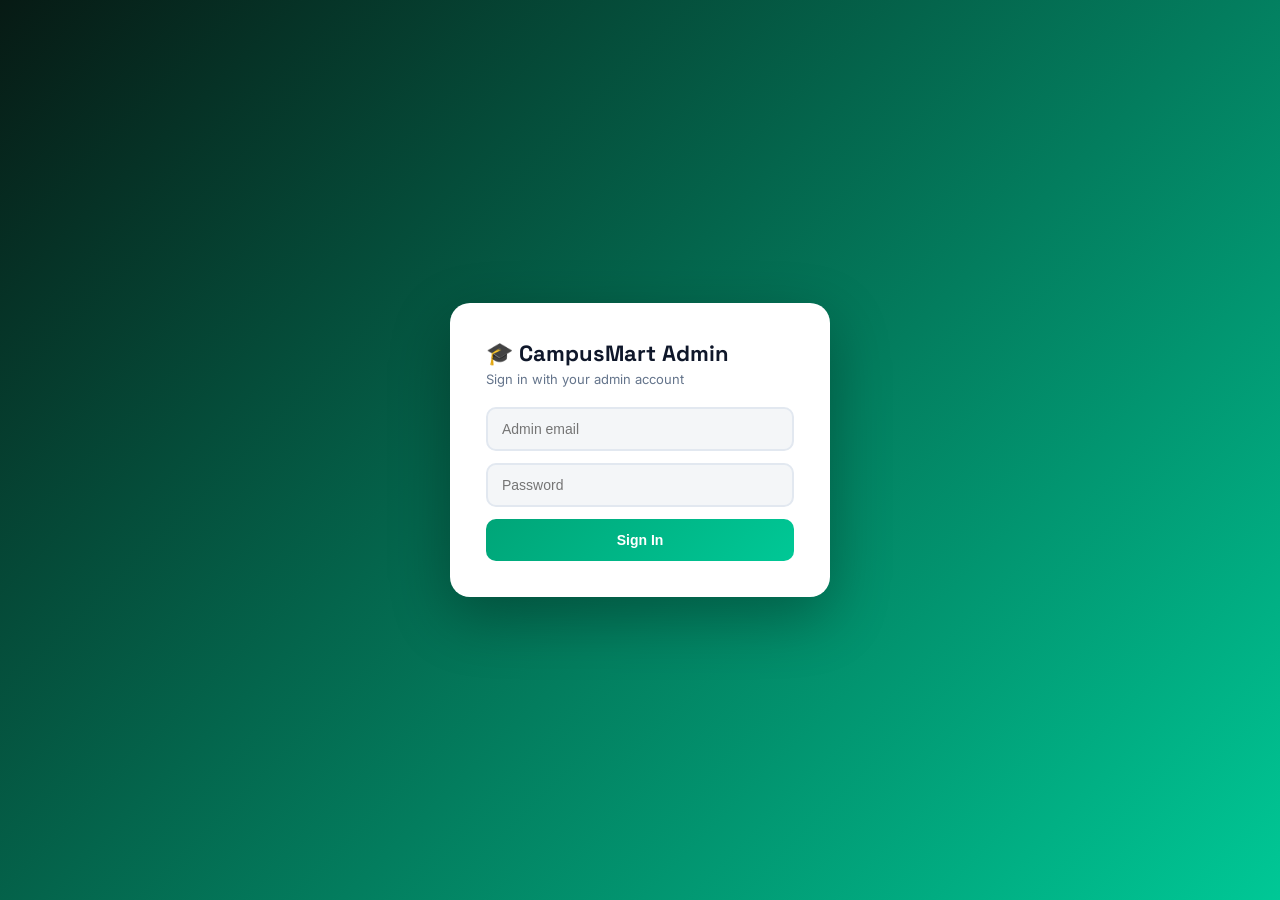
<file: CAMPUSMART/admin.html>
<!DOCTYPE html>
<html lang="en" data-theme="light">
<head>
<script>
  // Applied before first paint, right after data-theme="light" above, so a
  // saved dark-mode preference never flashes light for a frame.
  (function(){
    var saved = localStorage.getItem('cm_admin_theme');
    if (saved === 'dark') document.documentElement.setAttribute('data-theme','dark');
  })();
</script>
  <link rel="icon" type="image/png" href="icon.png"/>
  <link rel="apple-touch-icon" href="icon.png"/>
<meta charset="UTF-8"/>
<meta name="viewport" content="width=device-width,initial-scale=1"/>
<title>CampusMart Admin</title>
<link rel="stylesheet" href="https://cdnjs.cloudflare.com/ajax/libs/font-awesome/6.4.2/css/all.min.css"/>
<link href="https://fonts.googleapis.com/css2?family=Inter:wght@400;500;600;700;800&family=Space+Grotesk:wght@600;700;800&display=swap" rel="stylesheet"/>
<style>
:root{
  --brand:#00c896;--brand-dark:#00a578;--bg:#f4f6f8;--card:#fff;--text:#0f172a;--muted:#64748b;
  --border:#e2e8f0;--red:#ef4444;--amber:#f59e0b;--blue:#3b82f6;
  --font:'Inter',system-ui,sans-serif;--font-display:'Space Grotesk',sans-serif;
}
[data-theme=dark]{--bg:#080d12;--card:#111820;--text:#f0f4f8;--muted:#94a3b8;--border:#1e2a3a;}
*{box-sizing:border-box;margin:0;padding:0;}
body{font-family:var(--font);background:var(--bg);color:var(--text);font-size:14px;}
.hidden{display:none !important;}

/* Login screen */
#login-screen{position:fixed;inset:0;display:flex;align-items:center;justify-content:center;background:linear-gradient(135deg,#071a14,#00c896);}
.login-card{background:var(--card);border-radius:20px;padding:36px;width:100%;max-width:380px;box-shadow:0 20px 60px rgba(0,0,0,.3);}
.login-card h1{font-family:var(--font-display);font-size:22px;font-weight:800;margin-bottom:4px;}
.login-card p{color:var(--muted);font-size:13px;margin-bottom:20px;}
.login-card input{width:100%;padding:12px 14px;border:2px solid var(--border);border-radius:10px;font-size:14px;margin-bottom:12px;background:var(--bg);color:var(--text);}
.login-card input:focus{outline:none;border-color:var(--brand);}
.login-card button{width:100%;padding:13px;border:none;border-radius:10px;background:linear-gradient(135deg,var(--brand-dark),var(--brand));color:#fff;font-weight:700;font-size:14px;cursor:pointer;}
.login-error{color:var(--red);font-size:13px;margin-top:10px;display:none;font-weight:600;}

/* App shell */
#app{display:none;}
#app.active{display:flex;min-height:100vh;}
.sidebar{width:230px;background:var(--card);border-right:1px solid var(--border);padding:20px 0;flex-shrink:0;}
.sidebar-brand{padding:0 20px 20px;font-family:var(--font-display);font-size:18px;font-weight:800;border-bottom:1px solid var(--border);margin-bottom:14px;display:flex;align-items:center;gap:8px;}
.nav-item{display:flex;align-items:center;gap:12px;padding:11px 20px;color:var(--muted);font-weight:600;font-size:13px;cursor:pointer;transition:.15s;}
.nav-item:hover,.nav-item.active{background:rgba(0,200,150,.1);color:var(--brand-dark);}
.nav-item i{width:16px;text-align:center;}
.main{flex:1;padding:28px 32px;overflow-y:auto;}
.page-head{display:flex;align-items:center;justify-content:space-between;margin-bottom:24px;}
.page-head h2{font-family:var(--font-display);font-size:22px;font-weight:800;flex:1;}
.btn-theme-toggle{width:38px;height:38px;border-radius:9px;border:1.5px solid var(--border);background:var(--card);color:var(--muted);font-size:14px;cursor:pointer;flex-shrink:0;margin-right:10px;display:flex;align-items:center;justify-content:center;transition:.15s;}
.btn-theme-toggle:hover{color:var(--brand-dark);border-color:var(--brand-dark);}
.btn-logout{padding:8px 16px;border:1.5px solid var(--border);border-radius:8px;background:none;color:var(--muted);font-size:12px;font-weight:700;cursor:pointer;}

/* Stat cards */
.stat-grid{display:grid;grid-template-columns:repeat(auto-fit,minmax(160px,1fr));gap:14px;margin-bottom:28px;}
.stat-card{background:var(--card);border:1px solid var(--border);border-radius:14px;padding:18px;}
.stat-card .num{font-family:var(--font-display);font-size:28px;font-weight:800;color:var(--brand-dark);}
.stat-card .lbl{font-size:12px;color:var(--muted);font-weight:600;margin-top:4px;}
.stat-card.warn .num{color:var(--amber);}
.stat-card.danger .num{color:var(--red);}

/* Table */
.card{background:var(--card);border:1px solid var(--border);border-radius:14px;padding:18px;margin-bottom:18px;}
.card h3{font-family:var(--font-display);font-size:15px;font-weight:800;margin-bottom:14px;}
table{width:100%;border-collapse:collapse;font-size:13px;}
th{text-align:left;padding:10px 8px;color:var(--muted);font-weight:700;font-size:11px;text-transform:uppercase;border-bottom:2px solid var(--border);}
td{padding:10px 8px;border-bottom:1px solid var(--border);}
tr:last-child td{border-bottom:none;}
.badge{display:inline-flex;padding:3px 9px;border-radius:20px;font-size:11px;font-weight:700;}
.badge.pending{background:#fff8e1;color:#7a5800;}
.badge.approved{background:#e0faf3;color:#00a578;}
.badge.rejected{background:#fee2e2;color:#991b1b;}
.badge.suspended{background:#fee2e2;color:#991b1b;}
.badge.active{background:#e0faf3;color:#00a578;}
.btn-sm{padding:6px 12px;border:none;border-radius:7px;font-size:11px;font-weight:700;cursor:pointer;margin-right:5px;}
.btn-sm.approve{background:var(--brand);color:#fff;}
.btn-sm.reject{background:var(--red);color:#fff;}
.btn-sm.view{background:var(--blue);color:#fff;}
.btn-sm.outline{background:none;border:1.5px solid var(--border);color:var(--text);}
.id-thumb{width:50px;height:36px;object-fit:cover;border-radius:6px;cursor:pointer;}
.search-bar{display:flex;gap:8px;margin-bottom:16px;}
.search-bar input,.search-bar select{padding:9px 12px;border:1.5px solid var(--border);border-radius:8px;font-size:13px;background:var(--bg);color:var(--text);}
.search-bar input{flex:1;}
.empty-row{text-align:center;color:var(--muted);padding:24px;}
.tab-row{display:flex;gap:8px;margin-bottom:16px;}
.tab-btn{padding:8px 16px;border:1.5px solid var(--border);border-radius:20px;background:none;font-size:12px;font-weight:700;color:var(--muted);cursor:pointer;}
.tab-btn.active{background:var(--brand);border-color:var(--brand);color:#fff;}
.heatmap-bar-row{display:flex;align-items:center;gap:10px;margin-bottom:8px;}
.heatmap-label{width:160px;font-size:12px;font-weight:600;flex-shrink:0;white-space:nowrap;overflow:hidden;text-overflow:ellipsis;}
.heatmap-bar-bg{flex:1;height:18px;background:var(--bg);border-radius:6px;overflow:hidden;}
.heatmap-bar-fill{height:100%;background:linear-gradient(90deg,var(--brand-dark),var(--brand));border-radius:6px;}
.heatmap-count{font-size:12px;font-weight:700;color:var(--brand-dark);width:40px;text-align:right;flex-shrink:0;}
textarea#promo-body, textarea#promo-headline{width:100%;padding:10px;border:1.5px solid var(--border);border-radius:8px;font-size:13px;background:var(--bg);color:var(--text);margin-bottom:10px;}
input#promo-subject, input#promo-cta-text, input#promo-cta-link{width:100%;padding:10px;border:1.5px solid var(--border);border-radius:8px;font-size:13px;background:var(--bg);color:var(--text);margin-bottom:10px;}
.toast{position:fixed;top:20px;right:20px;background:var(--text);color:var(--bg);padding:12px 18px;border-radius:10px;font-size:13px;font-weight:600;z-index:999;opacity:0;transition:.3s;}
.toast.show{opacity:1;}

/* ── Mobile responsiveness ─────────────────────────────────────────────
   The admin panel was desktop-only (fixed sidebar, wide tables, no
   breakpoints at all) — this section makes it usable on a phone: the
   sidebar becomes a slide-in drawer behind a hamburger button, tables
   scroll horizontally inside their own card instead of blowing out the
   page width, and toolbars stack instead of squeezing. */
.admin-hamburger{display:none;width:36px;height:36px;border-radius:9px;border:1.5px solid var(--border);
  background:var(--card);color:var(--text);align-items:center;justify-content:center;font-size:15px;flex:0 0 auto}
.sidebar-overlay{display:none;position:fixed;inset:0;background:rgba(0,0,0,.5);z-index:499}
.sidebar-overlay.active{display:block}
.table-scroll{overflow-x:auto;-webkit-overflow-scrolling:touch}
@media(max-width:860px){
  .admin-hamburger{display:flex}
  #app.active{display:block}
  .sidebar{position:fixed;top:0;left:0;bottom:0;z-index:500;transform:translateX(-104%);transition:transform .22s ease;
    width:250px;box-shadow:0 0 40px rgba(0,0,0,.25);overflow-y:auto}
  .sidebar.open{transform:translateX(0)}
  .main{padding:16px;width:100%}
  .page-head{gap:10px}
  .page-head h2{font-size:17px;flex:1}
  .btn-logout{padding:7px 11px;font-size:11px}
  .stat-grid{grid-template-columns:repeat(2,1fr);gap:10px}
  .stat-card{padding:13px}
  .stat-card .num{font-size:22px}
  .card{padding:13px}
  table{min-width:640px} /* keeps columns legible; card wraps it in table-scroll for horizontal swipe */
  .search-bar{flex-direction:column}
  .tab-row{flex-wrap:nowrap;overflow-x:auto;padding-bottom:4px;-webkit-overflow-scrolling:touch}
  .tab-btn{flex:0 0 auto}
  .heatmap-label{width:100px;font-size:11px}
}
</style>
<script>
// Wrap every existing table in a horizontally-scrollable container so wide
// admin tables don't blow out the page width on narrow screens — done at
// runtime rather than hand-editing every table in every render function.
document.addEventListener('DOMContentLoaded', () => {
  const wrap = () => document.querySelectorAll('table:not([data-wrapped])').forEach(t => {
    t.setAttribute('data-wrapped', '1');
    const div = document.createElement('div');
    div.className = 'table-scroll';
    t.parentNode.insertBefore(div, t);
    div.appendChild(t);
  });
  wrap();
  new MutationObserver(wrap).observe(document.body, { childList: true, subtree: true });
});
</script>
</head>
<body>

<!-- LOGIN SCREEN -->
<div id="login-screen">
  <div class="login-card">
    <h1>🎓 CampusMart Admin</h1>
    <p>Sign in with your admin account</p>
    <input type="email" id="admin-email" placeholder="Admin email" onkeydown="if(event.key==='Enter')$('admin-password').focus()"/>
    <input type="password" id="admin-password" placeholder="Password" onkeydown="if(event.key==='Enter')adminLogin()"/>
    <button onclick="adminLogin()">Sign In</button>
    <div class="login-error" id="login-error"></div>
  </div>
</div>

<!-- APP -->
<div id="app">
  <div class="sidebar-overlay" id="admin-sidebar-overlay" onclick="closeAdminSidebar()"></div>
  <aside class="sidebar" id="admin-sidebar">
    <div class="sidebar-brand">🎓 Admin</div>
    <div class="nav-item active" data-page="overview" onclick="showAdminPage('overview');closeAdminSidebar()"><i class="fa fa-chart-line"></i> Overview</div>
    <div class="nav-item" data-page="verifications" onclick="showAdminPage('verifications');closeAdminSidebar()"><i class="fa fa-id-card"></i> ID Verifications</div>
    <div class="nav-item" data-page="users" onclick="showAdminPage('users');closeAdminSidebar()"><i class="fa fa-users"></i> Users</div>
    <div class="nav-item" data-page="listings" onclick="showAdminPage('listings');closeAdminSidebar()"><i class="fa fa-list"></i> Listings</div>
    <div class="nav-item" data-page="reports" onclick="showAdminPage('reports');closeAdminSidebar()"><i class="fa fa-flag"></i> Reports</div>
    <div class="nav-item" data-page="disputes" onclick="showAdminPage('disputes');closeAdminSidebar()"><i class="fa fa-gavel"></i> Disputes</div>
    <div class="nav-item" data-page="heatmap" onclick="showAdminPage('heatmap');closeAdminSidebar()"><i class="fa fa-fire"></i> Activity Heatmap</div>
    <div class="nav-item" data-page="promo" onclick="showAdminPage('promo');closeAdminSidebar()"><i class="fa fa-paper-plane"></i> Send Promo Email</div>
  </aside>

  <main class="main">
    <div class="page-head">
      <button class="admin-hamburger" onclick="openAdminSidebar()" aria-label="Menu"><i class="fa fa-bars"></i></button>
      <h2 id="page-title">Overview</h2>
      <button class="btn-theme-toggle" id="admin-theme-toggle" onclick="toggleAdminTheme()" aria-label="Toggle dark mode"><i class="fa fa-moon"></i></button>
      <button class="btn-logout" onclick="adminLogout()"><i class="fa fa-sign-out-alt"></i> Logout</button>
    </div>

    <!-- OVERVIEW -->
    <div id="page-overview">
      <div class="stat-grid" id="overview-stats"></div>
      <div class="card">
        <h3>Listings by Type (all time)</h3>
        <div id="listings-by-type"></div>
      </div>
      <div class="card">
        <h3>Signups — Last 7 Days</h3>
        <div id="daily-signups"></div>
      </div>
    </div>

    <!-- VERIFICATIONS -->
    <div id="page-verifications" class="hidden">
      <div class="card">
        <h3>Pending Student ID Verifications</h3>
        <table>
          <thead><tr><th>Name</th><th>Email</th><th>Reg No.</th><th>ID Photo</th><th>Submitted</th><th>Action</th></tr></thead>
          <tbody id="verifications-table"></tbody>
        </table>
      </div>
    </div>

    <!-- USERS -->
    <div id="page-users" class="hidden">
      <div class="search-bar">
        <input type="text" id="user-search" placeholder="Search name, email or reg number…" onkeydown="if(event.key==='Enter')loadUsers()"/>
        <button class="btn-sm outline" onclick="loadUsers()">Search</button>
      </div>
      <div class="card">
        <table>
          <thead><tr><th>Name</th><th>Email</th><th>School</th><th>Strikes</th><th>Rating</th><th>Status</th><th>Action</th></tr></thead>
          <tbody id="users-table"></tbody>
        </table>
      </div>
    </div>

    <!-- LISTINGS -->
    <div id="page-listings" class="hidden">
      <div class="tab-row" id="listing-type-tabs">
        <button class="tab-btn active" data-type="" onclick="filterListingsAdmin('',this)">All</button>
        <button class="tab-btn" data-type="marketplace" onclick="filterListingsAdmin('marketplace',this)">Marketplace</button>
        <button class="tab-btn" data-type="housing" onclick="filterListingsAdmin('housing',this)">Housing</button>
        <button class="tab-btn" data-type="job" onclick="filterListingsAdmin('job',this)">Jobs</button>
        <button class="tab-btn" data-type="lostfound" onclick="filterListingsAdmin('lostfound',this)">Lost &amp; Found</button>
      </div>
      <div class="card">
        <table>
          <thead><tr><th>Title</th><th>Type</th><th>Seller</th><th>Price</th><th>Status</th><th>Action</th></tr></thead>
          <tbody id="listings-table"></tbody>
        </table>
      </div>
    </div>

    <!-- REPORTS -->
    <div id="page-reports" class="hidden">
      <div class="card">
        <table>
          <thead><tr><th>Reported User</th><th>Reason</th><th>Listing</th><th>Reported By</th><th>Status</th><th>Action</th></tr></thead>
          <tbody id="reports-table"></tbody>
        </table>
      </div>
    </div>

    <!-- DISPUTES -->
    <div id="page-disputes" class="hidden">
      <div class="card">
        <table>
          <thead><tr><th>Listing</th><th>Raised By</th><th>Against</th><th>Reason</th><th>Status</th><th>Action</th></tr></thead>
          <tbody id="disputes-table"></tbody>
        </table>
      </div>
    </div>

    <!-- HEATMAP -->
    <div id="page-heatmap" class="hidden">
      <div class="card">
        <h3>📍 By Hostel / Area (last 30 days)</h3>
        <div id="heatmap-hostel"></div>
      </div>
      <div class="card">
        <h3>🏫 By School (last 30 days)</h3>
        <div id="heatmap-school"></div>
      </div>
      <div class="card">
        <h3>📦 By Category (last 30 days)</h3>
        <div id="heatmap-category"></div>
      </div>
    </div>

    <!-- PROMO -->
    <div id="page-promo" class="hidden">
      <div id="subscriber-count" style="background:var(--brand-light);color:var(--brand-dark);padding:10px 14px;border-radius:10px;font-weight:700;font-size:13px;margin-bottom:14px;cursor:pointer" onclick="loadSubscriberCount()">Click to load subscriber count</div>
      <div class="card" style="max-width:560px">
        <h3>Send Promotional Email Blast</h3>
        <input type="text" id="promo-subject" placeholder="Email subject"/>
        <input type="text" id="promo-headline" placeholder="Headline" style="margin-bottom:10px"/>
        <textarea id="promo-body" rows="4" placeholder="Body text…"></textarea>
        <input type="text" id="promo-cta-text" placeholder="Button text (e.g. Browse Deals)"/>
        <input type="text" id="promo-cta-link" placeholder="Button link (https://...)"/>
        <button class="btn-sm approve" style="width:100%;padding:12px;margin-top:6px" onclick="sendPromoBlastAdmin()"><i class="fa fa-paper-plane"></i> Send to All Subscribers</button>
      </div>
    </div>

  </main>
</div>

<div class="toast" id="toast"></div>

<script src="js/config.js"></script>
<script src="js/admin.js"></script>
</body>
</html>
</file>
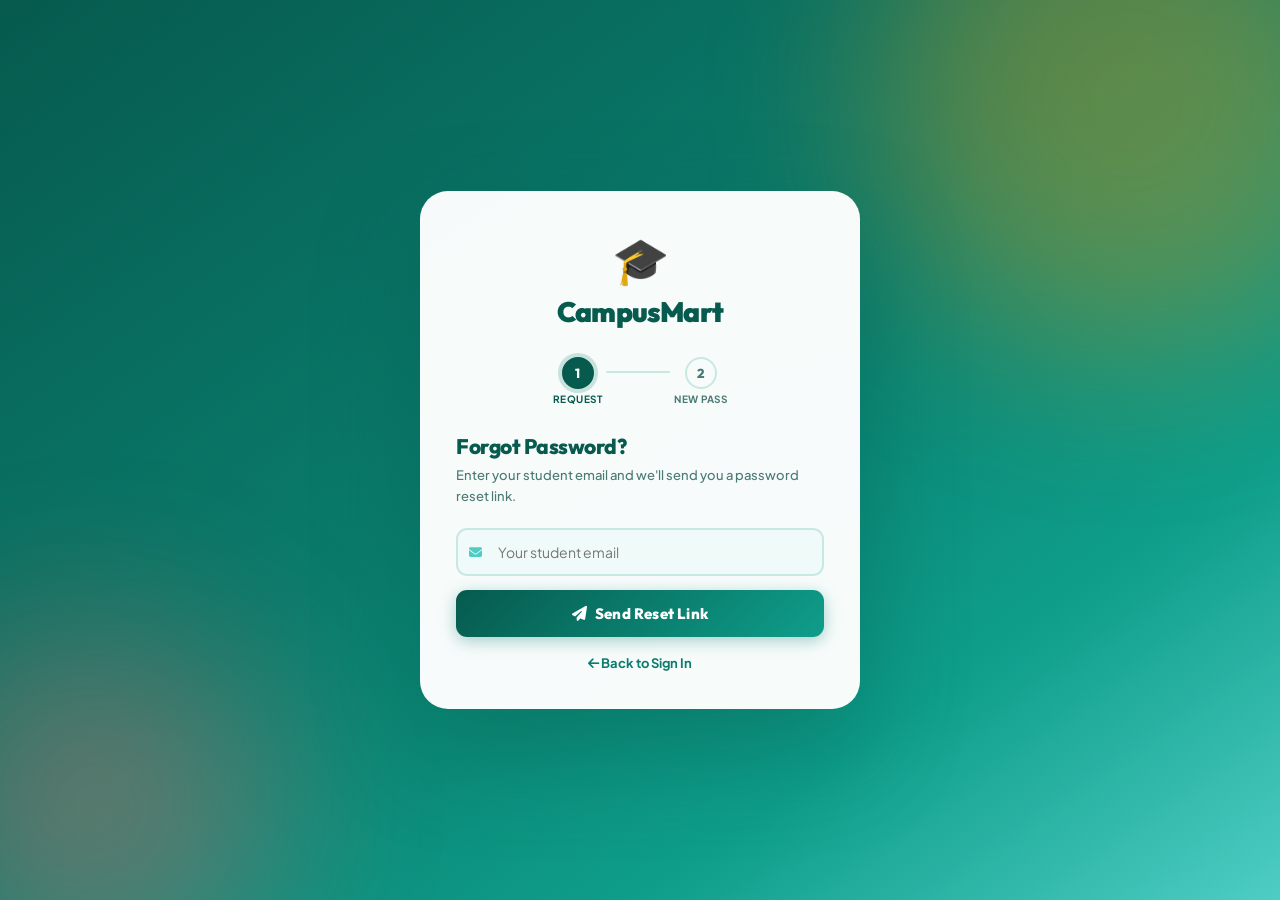
<file: CAMPUSMART/reset-password.html>
<!DOCTYPE html>
<html lang="en" data-theme="light">
<head>
  <link rel="icon" type="image/png" href="icon.png"/>
  <link rel="apple-touch-icon" href="icon.png"/>
  <meta charset="UTF-8"/>
  <meta name="viewport" content="width=device-width, initial-scale=1.0"/>
  <meta http-equiv="X-Content-Type-Options" content="nosniff"/>
  <meta http-equiv="X-Frame-Options" content="DENY"/>
  <meta http-equiv="Referrer-Policy" content="strict-origin-when-cross-origin"/>
  <title>Reset Password — CampusMart</title>
  <link href="https://fonts.googleapis.com/css2?family=Outfit:wght@400;600;700;800;900&family=Plus+Jakarta+Sans:wght@400;500;600;700&display=swap" rel="stylesheet"/>
  <link rel="stylesheet" href="https://cdnjs.cloudflare.com/ajax/libs/font-awesome/6.4.2/css/all.min.css"/>
  <script src="js/config.js"></script>
  <style>
    *{margin:0;padding:0;box-sizing:border-box;}
    :root{--teal:#0a7c6c;--teal-dark:#065a4e;--teal-mid:#0e9e8a;--teal-light:#4ecdc4;--amber:#f59e0b;--green:#10b981;--red:#ef4444;--bg:#f0faf9;--card:#fff;--text:#0d2b28;--muted:#4a7a74;--border:#c8e8e4;}
    [data-theme="dark"]{--bg:#071a18;--card:#0d2b28;--text:#e0f2ef;--muted:#6baba4;--border:#1a4a44;}
    body{font-family:'Plus Jakarta Sans',sans-serif;min-height:100vh;display:flex;align-items:center;justify-content:center;padding:20px;position:relative;overflow:hidden;background:linear-gradient(145deg,#065a4e 0%,#0a7c6c 45%,#0e9e8a 75%,#4ecdc4 100%);}
    .bg-blob{position:fixed;border-radius:50%;filter:blur(90px);opacity:.35;pointer-events:none;}
    .b1{width:500px;height:500px;background:#f59e0b;top:-150px;right:-100px;animation:float 8s ease-in-out infinite;}
    .b2{width:350px;height:350px;background:#ff6b6b;bottom:-80px;left:-80px;animation:float 10s ease-in-out infinite reverse;}
    @keyframes float{0%,100%{transform:translateY(0)}50%{transform:translateY(-24px)}}
    .card{background:rgba(255,255,255,.97);border-radius:28px;padding:38px 36px;width:100%;max-width:440px;box-shadow:0 40px 100px rgba(6,90,78,.4);position:relative;z-index:1;animation:rise .5s ease;}
    @keyframes rise{from{opacity:0;transform:translateY(20px)}to{opacity:1;transform:translateY(0)}}
    .logo{text-align:center;margin-bottom:28px;}
    .logo .icon{font-size:46px;display:block;animation:float 5s ease-in-out infinite;}
    .logo h1{font-family:'Outfit',sans-serif;font-size:28px;font-weight:900;color:var(--teal-dark);margin-top:6px;letter-spacing:-.8px;}
    h2{font-family:'Outfit',sans-serif;font-size:21px;font-weight:800;color:var(--teal-dark);margin-bottom:6px;letter-spacing:-.5px;}
    .sub{font-size:13px;color:var(--muted);margin-bottom:22px;line-height:1.6;font-weight:500;}

    /* Step indicator (2 steps: Request → New Password) */
    .steps{display:flex;align-items:center;justify-content:center;gap:0;margin-bottom:28px;}
    .step{display:flex;flex-direction:column;align-items:center;gap:4px;}
    .step-circle{width:32px;height:32px;border-radius:50%;border:2px solid #c8e8e4;display:flex;align-items:center;justify-content:center;font-family:'Outfit',sans-serif;font-size:13px;font-weight:800;color:#4a7a74;transition:.35s;}
    .step.active .step-circle{background:var(--teal-dark);border-color:var(--teal-dark);color:#fff;box-shadow:0 0 0 4px rgba(10,124,108,.2);}
    .step.done .step-circle{background:var(--green);border-color:var(--green);color:#fff;}
    .step-label{font-size:10px;font-weight:700;color:#4a7a74;text-transform:uppercase;letter-spacing:.5px;white-space:nowrap;}
    .step.active .step-label{color:var(--teal-dark);}
    .step-line{width:64px;height:2px;background:#c8e8e4;margin:0 4px;margin-bottom:18px;border-radius:2px;transition:.35s;}
    .step-line.done{background:var(--green);}

    /* Panels */
    .panel{display:none;}.panel.active{display:block;}

    /* Inputs */
    .input-wrap{position:relative;margin-bottom:14px;}
    .input-wrap i{position:absolute;left:13px;top:50%;transform:translateY(-50%);color:var(--teal-light);font-size:13px;pointer-events:none;}
    .input-wrap input{width:100%;padding:13px 13px 13px 40px;border:2px solid #c8e8e4;border-radius:11px;font-size:14px;font-family:'Plus Jakarta Sans',sans-serif;outline:none;transition:.2s;background:#f0faf9;color:#0d2b28;}
    .input-wrap input:focus{border-color:var(--teal);background:#fff;box-shadow:0 0 0 4px rgba(10,124,108,.1);}

    /* Password strength */
    .strength-bar{height:4px;border-radius:4px;background:#e0f2ef;margin:6px 0 4px;overflow:hidden;}
    .strength-fill{height:100%;width:0;border-radius:4px;transition:.35s;}
    .strength-label{font-size:11px;font-weight:700;margin-bottom:10px;}

    /* Button */
    .btn{width:100%;padding:14px;background:linear-gradient(135deg,var(--teal-dark),var(--teal-mid));color:#fff;border:none;border-radius:11px;font-family:'Outfit',sans-serif;font-size:15px;font-weight:800;cursor:pointer;transition:.25s;letter-spacing:.2px;box-shadow:0 4px 16px rgba(10,124,108,.35);display:flex;align-items:center;justify-content:center;gap:8px;}
    .btn:hover{opacity:.93;transform:translateY(-2px);box-shadow:0 8px 24px rgba(10,124,108,.4);}
    .btn:disabled{opacity:.55;cursor:not-allowed;transform:none;box-shadow:none;}
    .btn.success-btn{background:linear-gradient(135deg,#047857,var(--green));}

    /* Messages */
    .msg{padding:12px 14px;border-radius:11px;font-size:13px;font-weight:600;margin-bottom:16px;display:none;align-items:center;gap:9px;line-height:1.5;}
    .msg.show{display:flex;}
    .msg.success{background:#d1faf5;color:#065a4e;border:1px solid #a7f3d0;}
    .msg.error{background:#fee2e2;color:#991b1b;border:1px solid #fca5a5;}

    .back-link{display:block;text-align:center;margin-top:18px;font-size:13px;color:var(--teal);text-decoration:none;font-weight:700;}
    .back-link:hover{color:var(--teal-dark);}
    .email-hint{font-family:'Outfit',sans-serif;font-weight:800;color:var(--teal-dark);}

    /* Sent / Success screens */
    .success-screen{text-align:center;padding:10px 0;}
    .success-icon{font-size:64px;display:block;animation:popIn .5s ease;}
    @keyframes popIn{from{transform:scale(.5);opacity:0}50%{transform:scale(1.15)}to{transform:scale(1);opacity:1}}
    .success-screen h2{margin:16px 0 8px;}
    .countdown-text{font-size:12px;color:var(--muted);margin-top:14px;font-weight:500;}
    .resend-btn{background:none;border:none;color:var(--teal);font-size:13px;font-weight:700;cursor:pointer;padding:0;text-decoration:underline;}
    .resend-btn:disabled{color:var(--muted);text-decoration:none;cursor:not-allowed;}
  </style>
</head>
<body>
<div class="bg-blob b1"></div>
<div class="bg-blob b2"></div>

<div class="card">
  <div class="logo">
    <span class="icon">🎓</span>
    <h1>CampusMart</h1>
  </div>

  <!-- Step Indicator -->
  <div class="steps" id="steps-ui">
    <div class="step active" id="step1-ui">
      <div class="step-circle">1</div>
      <div class="step-label">Request</div>
    </div>
    <div class="step-line" id="line1"></div>
    <div class="step" id="step2-ui">
      <div class="step-circle">2</div>
      <div class="step-label">New Pass</div>
    </div>
  </div>

  <!-- PANEL 1: Email -->
  <div class="panel active" id="panel-email">
    <h2>Forgot Password?</h2>
    <p class="sub">Enter your student email and we'll send you a password reset link.</p>
    <div class="msg" id="msg1"></div>
    <div class="input-wrap">
      <i class="fa fa-envelope"></i>
      <input type="email" id="email-input" placeholder="Your student email" autocomplete="email"/>
    </div>
    <button class="btn" id="send-btn" onclick="sendResetLink()">
      <i class="fa fa-paper-plane"></i> Send Reset Link
    </button>
    <a class="back-link" href="index.html"><i class="fa fa-arrow-left"></i> Back to Sign In</a>
  </div>

  <!-- PANEL 2: Link sent -->
  <div class="panel" id="panel-sent">
    <div class="success-screen">
      <span class="success-icon">📬</span>
      <h2>Check Your Email</h2>
      <p class="sub">We sent a reset link to <span class="email-hint" id="sent-email-hint"></span>. Open it on this device to set a new password. The link expires in <strong>1 hour</strong>.</p>
      <button class="resend-btn" id="resend-btn" onclick="resendLink()" disabled>Resend link</button>
    </div>
    <a class="back-link" href="#" onclick="goToPanel('email'); return false;"><i class="fa fa-arrow-left"></i> Change Email</a>
  </div>

  <!-- PANEL 3: New Password (only reachable via the emailed link) -->
  <div class="panel" id="panel-password">
    <h2>Create New Password</h2>
    <p class="sub">Almost done! Enter a strong new password for your account.</p>
    <div class="msg" id="msg3"></div>
    <div class="input-wrap">
      <i class="fa fa-lock"></i>
      <input type="password" id="new-pass" placeholder="New password (min 6 chars)" oninput="checkStrength(this.value)"/>
    </div>
    <div class="strength-bar"><div class="strength-fill" id="strength-fill"></div></div>
    <div class="strength-label" id="strength-label" style="color:#aaa">Enter a password</div>
    <div class="input-wrap">
      <i class="fa fa-lock"></i>
      <input type="password" id="confirm-pass" placeholder="Confirm new password"/>
    </div>
    <button class="btn" id="reset-btn" onclick="doReset()">
      <i class="fa fa-key"></i> Reset Password
    </button>
  </div>

  <!-- PANEL 4: Success -->
  <div class="panel" id="panel-success">
    <div class="success-screen">
      <span class="success-icon">🎉</span>
      <h2>Password Reset!</h2>
      <p class="sub">Your password has been changed successfully. You can now sign in with your new password.</p>
      <button class="btn success-btn" onclick="window.location.href='index.html'">
        <i class="fa fa-sign-in-alt"></i> Back to Sign In
      </button>
      <p class="countdown-text" id="redirect-countdown">Redirecting in <strong>5</strong> seconds…</p>
    </div>
  </div>
</div>

<script>
  // Uses config.js loaded in <head>
  const API = (typeof CAMPUSMART_CONFIG !== 'undefined')
    ? CAMPUSMART_CONFIG.API
    : 'http://localhost:5000/api';

  let currentEmail = '';
  let verifiedToken = '';

  // ── Utility ──────────────────────────────────────────
  function showMsg(panelNum, text, type) {
    const el = document.getElementById(`msg${panelNum}`);
    el.innerHTML = `<i class="fa fa-${type==='error'?'exclamation-circle':'check-circle'}"></i>${text}`;
    el.className = `msg ${type} show`;
    setTimeout(() => el.classList.remove('show'), 6000);
  }

  function setBtn(id, loading, text) {
    const btn = document.getElementById(id);
    btn.disabled = loading;
    btn.innerHTML = loading
      ? '<i class="fa fa-spinner fa-spin"></i> Please wait…'
      : text;
  }

  function goToPanel(name) {
    ['email','sent','password','success'].forEach(p => {
      document.getElementById(`panel-${p}`).classList.remove('active');
    });
    document.getElementById(`panel-${name}`).classList.add('active');
    updateSteps(name);
  }

  function updateSteps(panel) {
    const map = {email:1, sent:1, password:2, success:2};
    const cur = map[panel] || 1;
    [1,2].forEach(i => {
      const s = document.getElementById(`step${i}-ui`);
      s.classList.remove('active','done');
      if(i < cur) s.classList.add('done');
      else if(i === cur) s.classList.add('active');
    });
    document.getElementById('line1').classList.toggle('done', cur > 1);
  }

  window.addEventListener('DOMContentLoaded', () => {
    // Arriving via the emailed link — jump straight to setting a new password.
    const params = new URLSearchParams(window.location.search);
    const urlToken = params.get('token');
    const urlEmail = params.get('email');
    if(urlToken && urlEmail) {
      currentEmail = urlEmail;
      verifiedToken = urlToken;
      goToPanel('password');
    }
  });

  // ── Step 1: Request reset link ─────────────────────────
  async function sendResetLink() {
    const email = document.getElementById('email-input').value.trim();
    if(!email) return showMsg(1, 'Please enter your email.', 'error');
    if(!/^[^\s@]+@[^\s@]+\.[^\s@]+$/.test(email)) return showMsg(1, 'Enter a valid email address.', 'error');

    setBtn('send-btn', true, '');
    try {
      const res = await fetch(`${API}/auth/forgot-password`, {
        method:'POST', headers:{'Content-Type':'application/json'},
        body: JSON.stringify({ email })
      });
      const data = await res.json();
      if(!res.ok) {
        showMsg(1, data.error || 'Failed to send reset link.', 'error');
      } else {
        currentEmail = email;
        document.getElementById('sent-email-hint').textContent = email;
        goToPanel('sent');
        startResendCooldown();
      }
    } catch {
      showMsg(1, 'Cannot connect to server. Check your connection.', 'error');
    } finally {
      setBtn('send-btn', false, '<i class="fa fa-paper-plane"></i> Send Reset Link');
    }
  }

  // ── Resend ────────────────────────────────────────────
  function startResendCooldown() {
    let cd = 60;
    const btn = document.getElementById('resend-btn');
    btn.disabled = true; btn.textContent = `Resend link (${cd}s)`;
    const interval = setInterval(() => {
      cd--;
      btn.textContent = cd > 0 ? `Resend link (${cd}s)` : 'Resend link';
      if(cd <= 0) { clearInterval(interval); btn.disabled = false; }
    }, 1000);
  }
  async function resendLink() {
    document.getElementById('email-input').value = currentEmail;
    await sendResetLink();
  }

  // ── Password Strength ─────────────────────────────────
  function checkStrength(val) {
    const fill = document.getElementById('strength-fill');
    const label = document.getElementById('strength-label');
    let score = 0;
    if(val.length >= 6) score++;
    if(val.length >= 10) score++;
    if(/[A-Z]/.test(val)) score++;
    if(/[0-9]/.test(val)) score++;
    if(/[^a-zA-Z0-9]/.test(val)) score++;
    const pcts = ['0%','20%','40%','65%','85%','100%'];
    const colors = ['#ef4444','#f97316','#f59e0b','#84cc16','#10b981'];
    const labels = ['Too short','Weak','Fair','Good','Strong','Very Strong'];
    fill.style.width = pcts[score];
    fill.style.background = colors[Math.max(0,score-1)] || '#c8e8e4';
    label.textContent = labels[score] || 'Enter a password';
    label.style.color = colors[Math.max(0,score-1)] || '#4a7a74';
  }

  // ── Step 2: Reset Password ──────────────────────────────
  async function doReset() {
    const password = document.getElementById('new-pass').value;
    const confirm  = document.getElementById('confirm-pass').value;
    if(!password || password.length < 6) return showMsg(3,'Password must be at least 6 characters.','error');
    if(password !== confirm) return showMsg(3,'Passwords do not match.','error');

    setBtn('reset-btn', true, '');
    try {
      const res  = await fetch(`${API}/auth/reset-password`, {
        method:'POST', headers:{'Content-Type':'application/json'},
        body: JSON.stringify({ email: currentEmail, token: verifiedToken, password })
      });
      const data = await res.json();
      if(!res.ok) return showMsg(3, data.error || 'Failed to reset password.', 'error');
      goToPanel('success');
      // Countdown redirect
      let sec = 5;
      const cd = setInterval(() => {
        sec--;
        const el = document.getElementById('redirect-countdown');
        if(el) el.innerHTML = `Redirecting in <strong>${sec}</strong> second${sec!==1?'s':''}…`;
        if(sec <= 0) { clearInterval(cd); window.location.href = 'index.html'; }
      }, 1000);
    } catch {
      showMsg(3, 'Cannot connect to server.', 'error');
    } finally {
      setBtn('reset-btn', false, '<i class="fa fa-key"></i> Reset Password');
    }
  }

  // Enter key
  document.getElementById('email-input')?.addEventListener('keydown', e => { if(e.key==='Enter') sendResetLink(); });
  document.getElementById('new-pass')?.addEventListener('keydown', e => { if(e.key==='Enter') document.getElementById('confirm-pass').focus(); });
  document.getElementById('confirm-pass')?.addEventListener('keydown', e => { if(e.key==='Enter') doReset(); });
</script>
</body>
</html>
</file>
